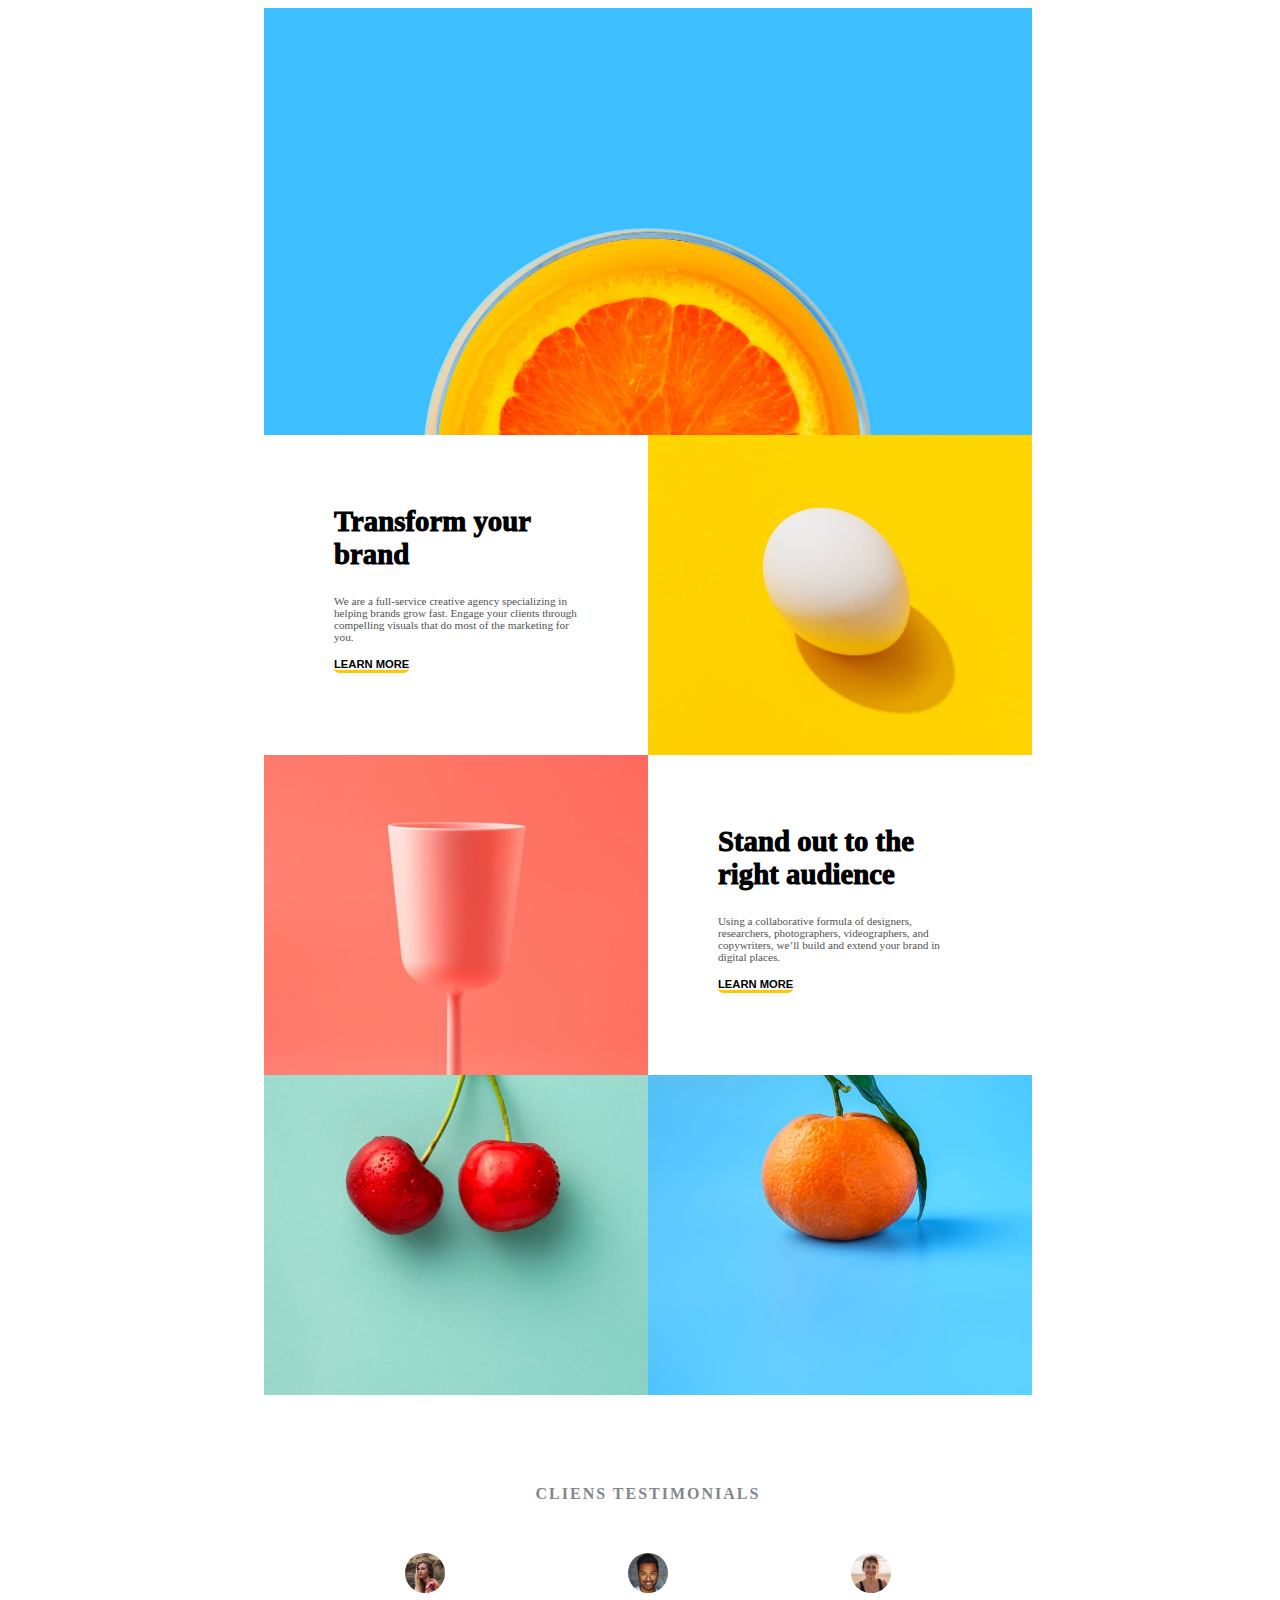
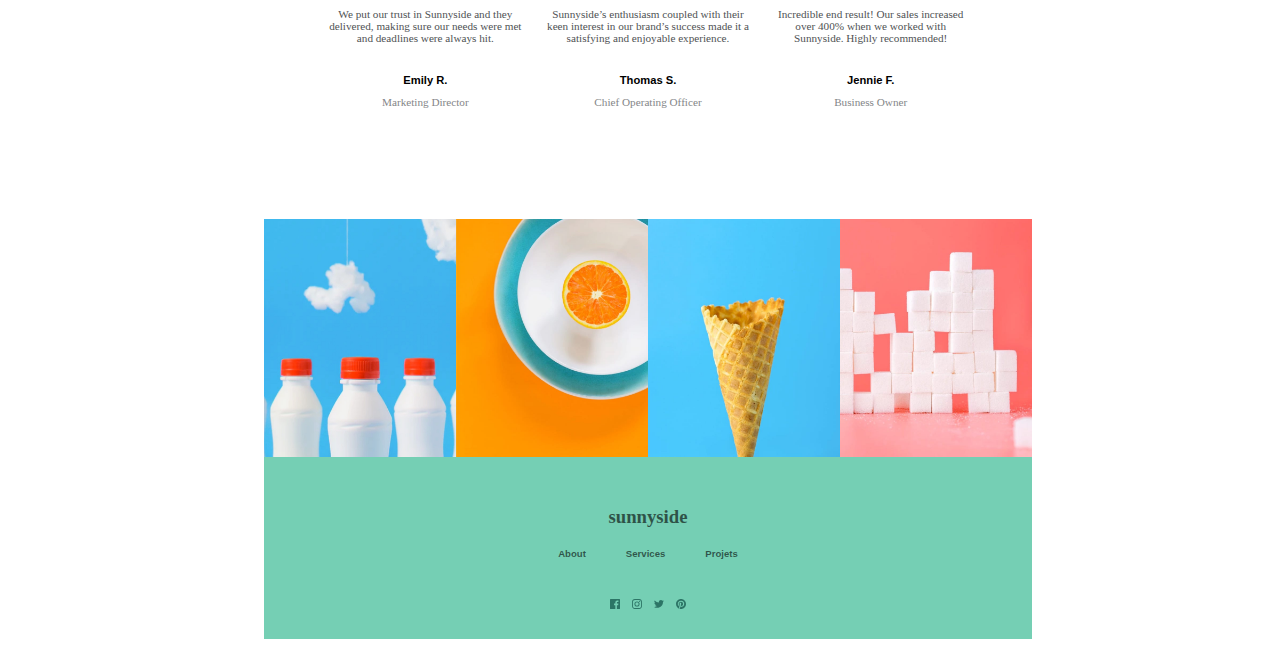
<file: index.html>
<!DOCTYPE html>
<html lang="en">

<head>
    <meta charset="UTF-8">
    <meta name="viewport" content="width=device-width, initial-scale=1.0">
    <title>BLOG-PAGE</title>
    <link rel="stylesheet" href="CSS/styles.css">
    <link rel="icon image" href="CSS/images/favicon-32x32.png">
</head>

<body>
    <div class="container">
        <img class="orange-mind" src="CSS/images/image-header.jpg" alt="">
        <div class="main">
            <div class="cont one">
                <div class="text">
                    <h2>Transform your brand</h2>
                    <p>We are a full-service creative agency specializing in helping brands grow fast.
                        Engage your clients through compelling visuals that do most of the marketing for you.</p>
                    <a class="learn" href="#"><strong>Learn more</strong></a>
                </div>
                <img class="images egg" src="CSS/images/image-transform.jpg" alt="egg">
            </div>
            <div class="cont two">
                <img class="images" src="CSS/images/image-stand-out.jpg" alt="coupe">
                <div class="text">
                    <h2> Stand out to the right audience</h2>
                    <p> Using a collaborative formula of designers, researchers, photographers, videographers, and
                        copywriters, we’ll build and extend your brand in digital places. </p>
                        <a class="learn" href="#"><strong>Learn more</strong></a>
                </div>
            </div>
            <div class="cont">
                
                <img src="CSS/images/image-graphic-design.jpg" alt="" class="images">
                <img src="CSS/images/image-photography.jpg" alt="" class="images">
            </div>
        </div>
        <div class="test">
            <h4>CLIENS TESTIMONIALS</h4>
            <div class="second">
            <div class="profiles">
                <img src="CSS/images/profile-icon/image-emily.jpg" alt="icon-profile">
                <p> We put our trust in Sunnyside and they delivered, making sure our needs were met and deadlines were
                    always hit.
                    <strong><span class="name">Emily R.</span></strong><span class="st">Marketing Director</span>
                </p>
            </div>
            <div class="profiles">
                <img src="CSS/images/profile-icon/image-thomas.jpg" alt="">
                <p> Sunnyside’s enthusiasm coupled with their keen interest in our brand’s success made it a satisfying
                    and enjoyable experience.
                    <strong><span class="name">Thomas S.</span></strong><span class="st">Chief Operating Officer</span>
                </p>
            </div>
            <div class="profiles">
                <img src="CSS/images/profile-icon/image-jennie.jpg" alt="">
                <p>Incredible end result! Our sales increased over 400% when we worked with Sunnyside. Highly
                    recommended!
                    <strong><span class="name"> Jennie F.</span></strong><span class="st">Business Owner</span>
                </p>
            </div>
        </div>
    </div>
        <div class="three">
            <img src="CSS/images/image-gallery-milkbottles.jpg" alt="">
            <img src="CSS/images/image-gallery-orange.jpg" alt="">
            <img src="CSS/images/image-gallery-cone.jpg" alt="">
            <img src="CSS/images/image-gallery-sugarcubes.jpg" alt="">
        </div>
        <div class="four">
            <h3>sunnyside</h3>
            <div class="links">
                <a href="#">About</a>
                <a href="#">Services</a>
                <a href="#">Projets</a>
            </div>
            <div class="icons">
                <img src="CSS/images/social/icon-facebook.svg" alt="">
                <img src="CSS/images/social/icon-instagram.svg" alt="">
                <img src="CSS/images/social/icon-twitter.svg" alt="">
                <img src="CSS/images/social/icon-pinterest.svg" alt="">
            </div>
        </div>
    </div>
</body>

</html>
</file>
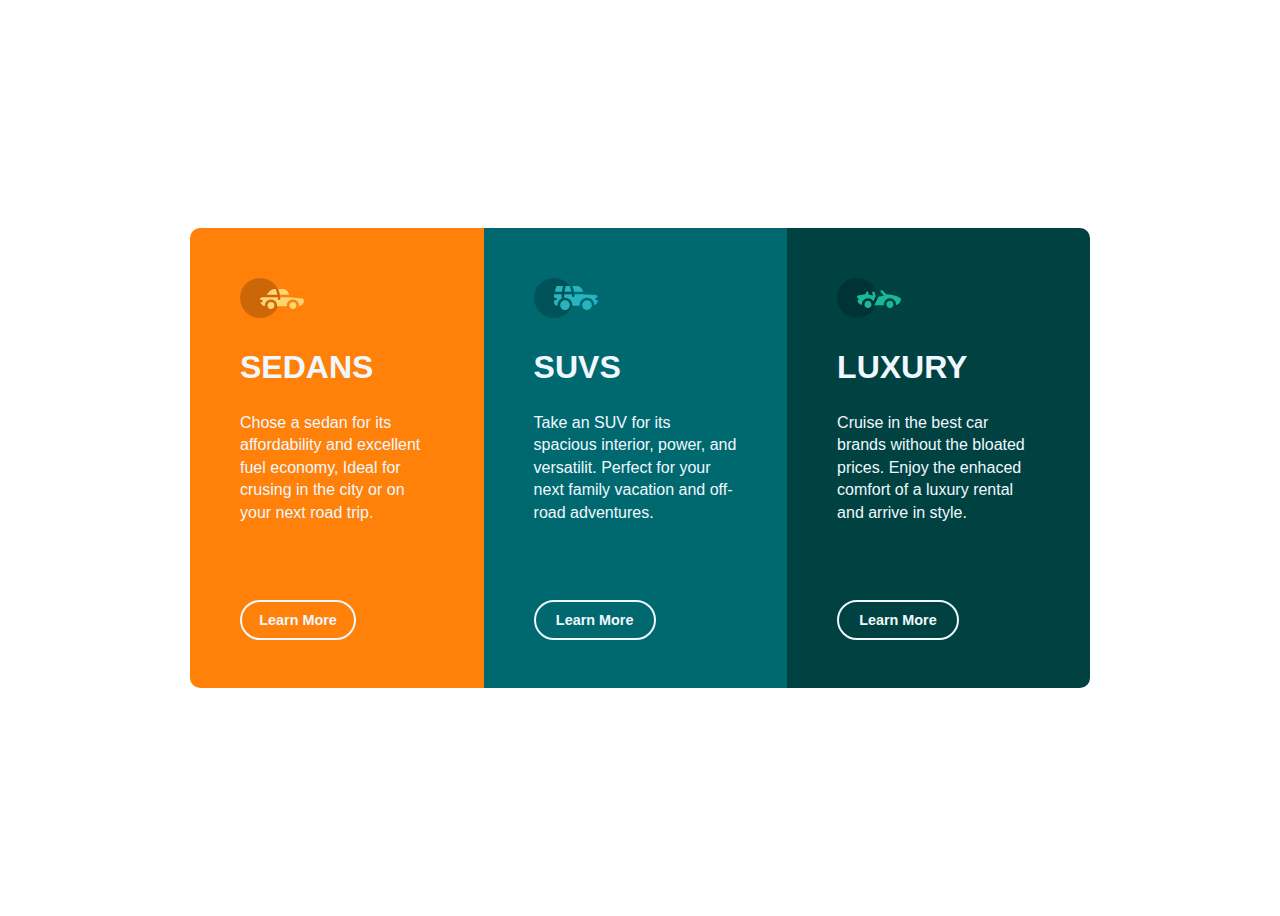
<file: CSS/images/Practica/Colums/index.html>
<!DOCTYPE html>
<html lang="en">
<head>
    <meta charset="UTF-8">
    <meta name="viewport" content="width=device-width, initial-scale=1.0">
    <title>Colums</title>
    <link rel="stylesheet" href="CSS/styles.css">
    <link rel="icon" href="CSS/images/favicon-32x32.png">
</head>
<body>
    <div class="container">
        <div class="cont one">
            <img src="CSS/images/icon-sedans.svg" alt="sedans">
            <h2>SEDANS</h2>
            <p>Chose a sedan for its affordability and excellent fuel economy, Ideal for crusing in the city or on your next road trip.</p>
            <button type="submit">Learn More</button>
        </div>
        <div class="cont two">
            <img src="CSS/images/icon-suvs.svg" alt="suvs">
            <h2>SUVS</h2>
            <p>Take an SUV for its spacious interior, power, and versatilit. Perfect for your next family vacation and off-road adventures.</p>  
            <button type="submit">Learn More</button>
        </div>
        <div class="cont three">
            <img src="CSS/images/icon-luxury.svg" alt="luxury">
            <h2>LUXURY</h2>
            <p>Cruise in the best car brands without the bloated prices. Enjoy the enhaced comfort of a luxury rental and arrive in style.</p>
            <button type="submit">Learn More</button>
        </div>
    </div>
</body>
</html>
</file>
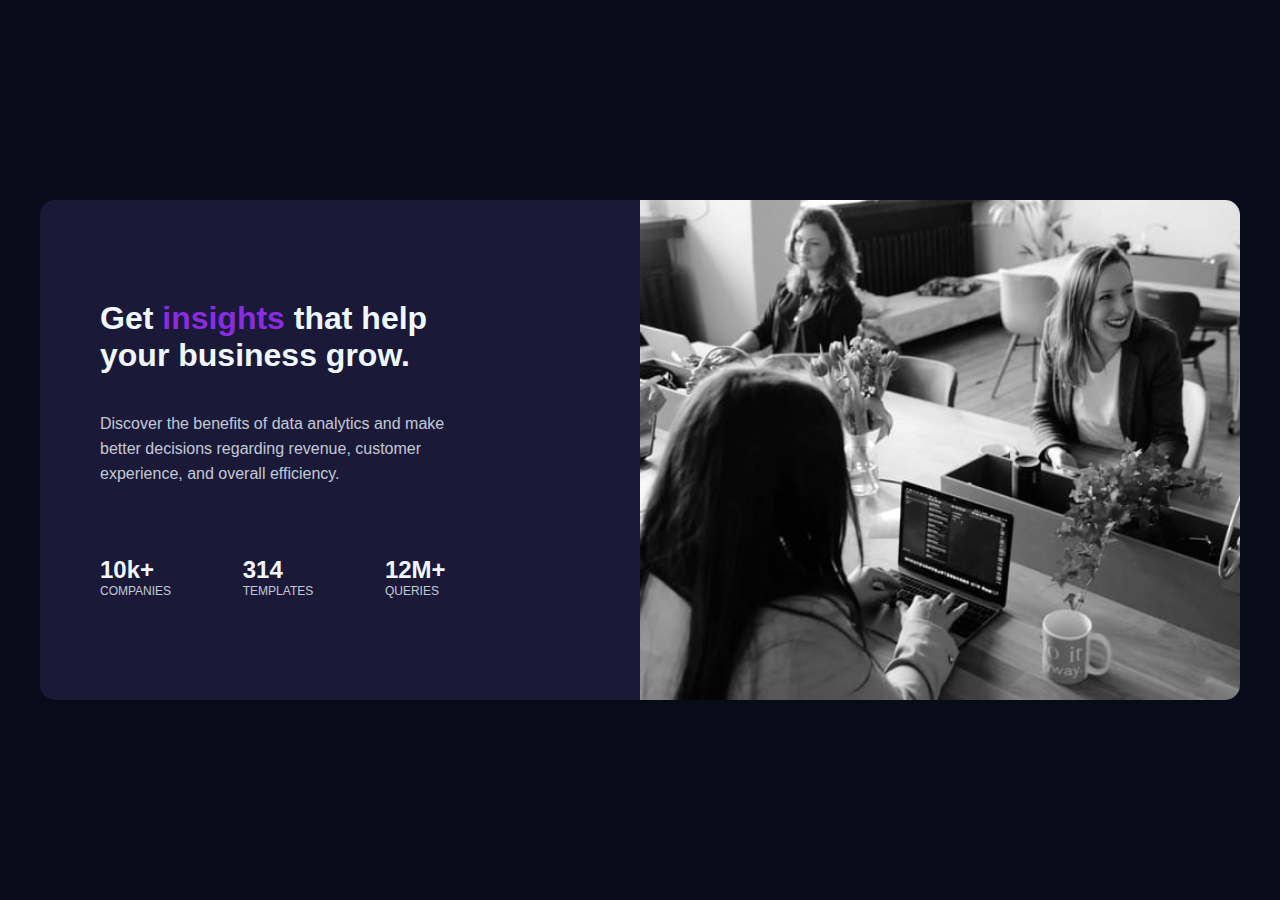
<file: CSS/images/Practica/Stats-preview-card/index.html>
<!DOCTYPE html>
<html lang="en">
<head>
    <meta charset="UTF-8">
    <meta name="viewport" content="width=device-width, initial-scale=1.0">
    <title>Stats Preview Card</title>
    <link rel="stylesheet" href="CSS/styles.css">
    <link rel="icon image" href="CSS/images/favicon-32x32.png">
</head>
<body>
    <div class="container">
        <div class="content">
            <h1>Get <span>insights</span> that help your business grow.</h1>
            <p class="text-main">Discover the benefits of data analytics and make better decisions regarding revenue, customer experience, and overall efficiency.</p>
            <div class="etiquetas">
                <p>10k+ <span>COMPANIES</span></p>
                <p>314 <span>TEMPLATES</span></p>
                <p>12M+ <span>QUERIES</span></p>
            </div>
        </div>
        <img src="CSS/images/image-header-desktop.jpg" alt="">
    </div>  
</body>
</html>
</file>
<file: CSS/styles.css>
html{
    margin: 0;
    padding: 0;
}

body{
   width: 100vw; 
}

*{
    box-sizing: border-box;
}

img{
    object-fit: contain;
}

h2{
    margin-top: 40px;
    font-size: 1.8em;
    font-family: 'Times New Roman', Times, serif;
    font-weight: 1000;
}

p{
    font-size: 0.7em;
    font-family: tahoma;
    color: rgb(79, 82, 84);
}

.container{
    width: 60%;
    max-width: 850px    ;
    margin: auto;
}

.cont{
    display: flex;
}

.texto-superpuesto {
}

.orange-mind{
    width: 100%;
    margin-bottom: -4px ;
}

.text{
    width: 50%;
    padding: 30px 70px;
}

.images{
    width: 50%;
}

.learn{
    text-transform: uppercase;
    color: black;
    font-family: sans-serif;
    font-size: 0.7em;
    text-decoration: none;
    border-bottom: 3px solid rgb(255, 200, 0);
    border-radius: 5px;
}

.second{
    display: flex;
    justify-content: space-between;
    text-align: center;
    padding: 0 50px;
}

/*PROFILES*/
.test{
    margin: 90px 0;
}
h4{
    letter-spacing: 2px;
    margin-bottom: 40px;
    text-align: center;
    color: rgb(130, 134, 137);
}

.profiles{
    width: 35%;
    margin: 10px;
}
.profiles img{
    width: 40px;
    border-radius: 60px;
}

.profiles p{
    font-size: 0.7em;
}

span{
    display: block;
}

.name{
    font-family: 'Lucida Sans', 'Lucida Sans Regular', 'Lucida Grande', 'Lucida Sans Unicode', Geneva, Verdana, sans-serif;
    margin-top: 30px;
    color: rgb(0, 0, 0);
}

.st{
    margin-top: 10px;
    color: rgb(132, 134, 136);
}

.three{
    display: flex;
    flex-direction: row;
    justify-content: center;
}

.three img{
    width: 25%;
}

.three img{
    object-fit: cover;
}

.four{
    text-align: center;
    background-color: rgb(117, 207, 180);
    padding: 30px 0;
}

h3{
    margin-bottom: 20px;
    font-family: tahoma;
    opacity: 0.6;

}

.links{
    display: flex;
    justify-content: center;
    align-items: center;
    flex-direction: row;
    gap: 40px; 
    margin-bottom: 40px;
}

.four a{
    color: rgba(0, 0, 0, 0.6);
    text-decoration: none;
    font-family: 'Segoe UI', Tahoma, Geneva, Verdana, sans-serif;
    font-weight: 600;
    font-size: 0.6em;
}

.icons{
    display: flex;
    justify-content: space-between;
    margin-top: 10px;
    width: 10%;
    margin: auto;
}

.icons img{
    width: 10px;
}
</file>
<file: CSS/images/Practica/Colums/CSS/styles.css>
html{
    margin: 0;
    padding: 0;
}

body{
    display: flex;
    justify-content: center;
    align-items: center;
    height: 100vh;
    color: aliceblue;
}

*{
    box-sizing: border-box;
}
.container{
    width: 80%;
    max-width: 900px;
    min-width: 900px;
    height: 460px;
    display: flex;
    flex-direction: row;
    justify-content: space-between;
    align-items: center;
    border-radius: 100px;
}

h2{
    font-family: 'Segoe UI', Tahoma, Geneva, Verdana, sans-serif;
    font-size: 2em;
}

.cont{
    height: 100%;
    padding: 50px 50px -0px 50px;
}

.one{
    background:hsl(29, 100%, 52%);
    border-radius: 10px 0 0 10px;
}

.two{
    background-color: hsl(184, 100%, 22%);
}

.three{
    background-color: hsl(179, 100%, 13%);
    border-radius: 0 10px 10px 0
}

p{
    line-height: 1.4;
    font-size: 1.35 em;
    font-family: sans-serif;
}

button[type="submit"]{
    margin-top: 60px;
    font-size: 0.9rem;
    border-radius: 60px;
    height: 40px;
    width: 60%;
    border: 2px solid aliceblue;
    background: none;
    color: aliceblue;
    font-weight: 600;
}
</file>
<file: CSS/images/Practica/Stats-preview-card/CSS/styles.css>
html{
    font-size: 16px;
    font-family: sans-serif;
}

body{
    margin: 0;
    padding: 0;
    display: flex;
    justify-content: center;
    align-items: center;
    height: 100vh;
    background-color: hsl(233, 47%, 7%);
    color: aliceblue;
}

*{
    box-sizing: border-box;
}

.container{
    height: 500px;
    max-height: 500px;
    max-width: 1200px;
    min-width: 1200px;
    display: flex;
    margin: auto;
    
}

.content{
    width: 50%;
    padding: 0 60px;
    display: flex;
    flex-direction: column;
    justify-content: center;
    background-color: hsl(244, 38%, 16%);
    border-radius: 15px 0 0 15px;
}

img{
    filter: hue-rotate(180deg);
    width: 50%;
    border-radius: 0 15px 15px 0;
}

.etiquetas p span{
    display: block;
}

.etiquetas{
    width: 72%;
    display: flex;
    justify-content: space-between;
    align-items: center;
    margin-top: 30px;
}

h1{
    width: 80%;
    font-family: 'Segoe UI', Tahoma, Geneva, Verdana, sans-serif;
    font-weight: 900;
}

h1 span{
    color: blueviolet;
}

.text-main{
    color: rgba(240, 248, 255, 0.8);
    width: 80%;
    line-height: 25px;
}

.etiquetas p{
    font-family: 'Segoe UI', Tahoma, Geneva, Verdana, sans-serif;
    font-weight: 700;
    font-size: 1.5em;
}

.etiquetas p span{
    width: 80%;
    font-family: 'Lucida Sans', 'Lucida Sans Regular', 'Lucida Grande', 'Lucida Sans Unicode', Geneva, Verdana, sans-serif;
    font-size: 0.5em;
    font-weight: 400;
    color: rgba(240, 248, 255, 0.8);
}
</file>
